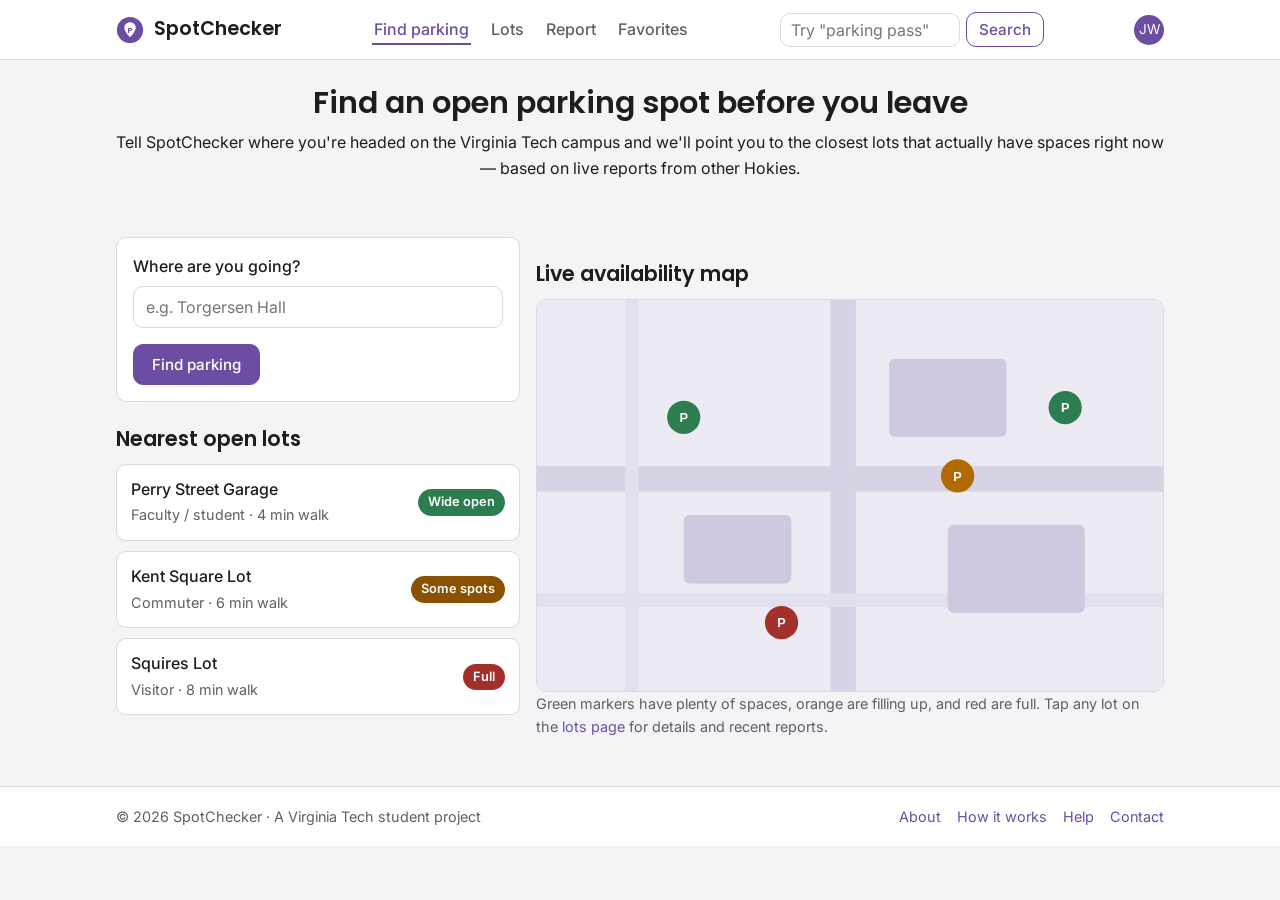
<file: cs5774/project3/index.html>
<!DOCTYPE html>
<html lang="en">
<head>
  <meta charset="UTF-8">
  <meta name="viewport" content="width=device-width, initial-scale=1.0">
  <title>SpotChecker — Find campus parking</title>
  <!-- Two font families loaded from Google Fonts: Poppins (headings) + Inter (body) -->
  <link rel="preconnect" href="https://fonts.googleapis.com">
  <link rel="preconnect" href="https://fonts.gstatic.com" crossorigin>
  <link href="https://fonts.googleapis.com/css2?family=Inter:wght@400;500;600&family=Poppins:wght@500;600&display=swap" rel="stylesheet">
  <link rel="stylesheet" href="styles.css">
</head>
<body>

  <!-- ===== Shared header + primary navigation ===== -->
  <header class="site-header">
    <div class="container">
      <a class="brand" href="index.html">
        <img src="images/logo.svg" alt="SpotChecker logo">
        SpotChecker
      </a>
      <nav class="main-nav" aria-label="Primary">
        <ul>
          <li><a href="index.html" class="active">Find parking</a></li>
          <li><a href="list.html">Lots</a></li>
          <li><a href="report.html">Report</a></li>
          <li><a href="detail.html">Favorites</a></li>
        </ul>
      </nav>
      <form class="header-search" action="search.html" method="get" role="search">
        <label class="sr-only" for="site-search">Search SpotChecker</label>
        <input type="text" id="site-search" name="q" placeholder='Try "parking pass"'>
        <button type="submit" class="btn">Search</button>
      </form>
      <span class="account-dot" role="img" aria-label="Your account">JW</span>
    </div>
  </header>

  <!-- ===== Main content ===== -->
  <main class="container">
    <section class="hero">
      <h1>Find an open parking spot before you leave</h1>
      <p>Tell SpotChecker where you're headed on the Virginia Tech campus and we'll
         point you to the closest lots that actually have spaces right now — based on
         live reports from other Hokies.</p>
    </section>

    <div class="page-grid">
      <!-- Sidebar: destination search + nearest lots -->
      <div class="sidebar">
        <form class="search-box card" action="results.html" method="get">
          <div class="field">
            <label for="destination">Where are you going?</label>
            <input type="search" id="destination" name="destination"
                   placeholder="e.g. Torgersen Hall">
          </div>
          <button type="submit" class="btn btn-primary">Find parking</button>
        </form>

        <h2>Nearest open lots</h2>
        <ul class="lot-list">
          <li>
            <span>
              <span class="lot-name">Perry Street Garage</span><br>
              <span class="lot-meta">Faculty / student · 4 min walk</span>
            </span>
            <span class="pill open">Wide open</span>
          </li>
          <li>
            <span>
              <span class="lot-name">Kent Square Lot</span><br>
              <span class="lot-meta">Commuter · 6 min walk</span>
            </span>
            <span class="pill some">Some spots</span>
          </li>
          <li>
            <span>
              <span class="lot-name">Squires Lot</span><br>
              <span class="lot-meta">Visitor · 8 min walk</span>
            </span>
            <span class="pill full">Full</span>
          </li>
        </ul>
      </div>

      <!-- Main panel: live map -->
      <div class="main-panel">
        <h2>Live availability map</h2>
        <div class="map">
          <img src="images/map.svg" alt="Campus map showing four parking lots colored
               green for open, orange for some spots, and red for full">
        </div>
        <p class="lot-meta">Green markers have plenty of spaces, orange are filling up,
           and red are full. Tap any lot on the <a href="list.html">lots page</a> for
           details and recent reports.</p>
      </div>
    </div>
  </main>

  <!-- ===== Shared footer ===== -->
  <footer class="site-footer">
    <div class="container">
      <span>© 2026 SpotChecker · A Virginia Tech student project</span>
      <ul>
        <li><a href="index.html">About</a></li>
        <li><a href="index.html">How it works</a></li>
        <li><a href="index.html">Help</a></li>
        <li><a href="index.html">Contact</a></li>
      </ul>
    </div>
  </footer>

  <!-- jQuery (local copy) loaded first, then our own script -->
  <script src="js/jquery.min.js"></script>
  <script src="js/script.js"></script>
</body>
</html>
</file>
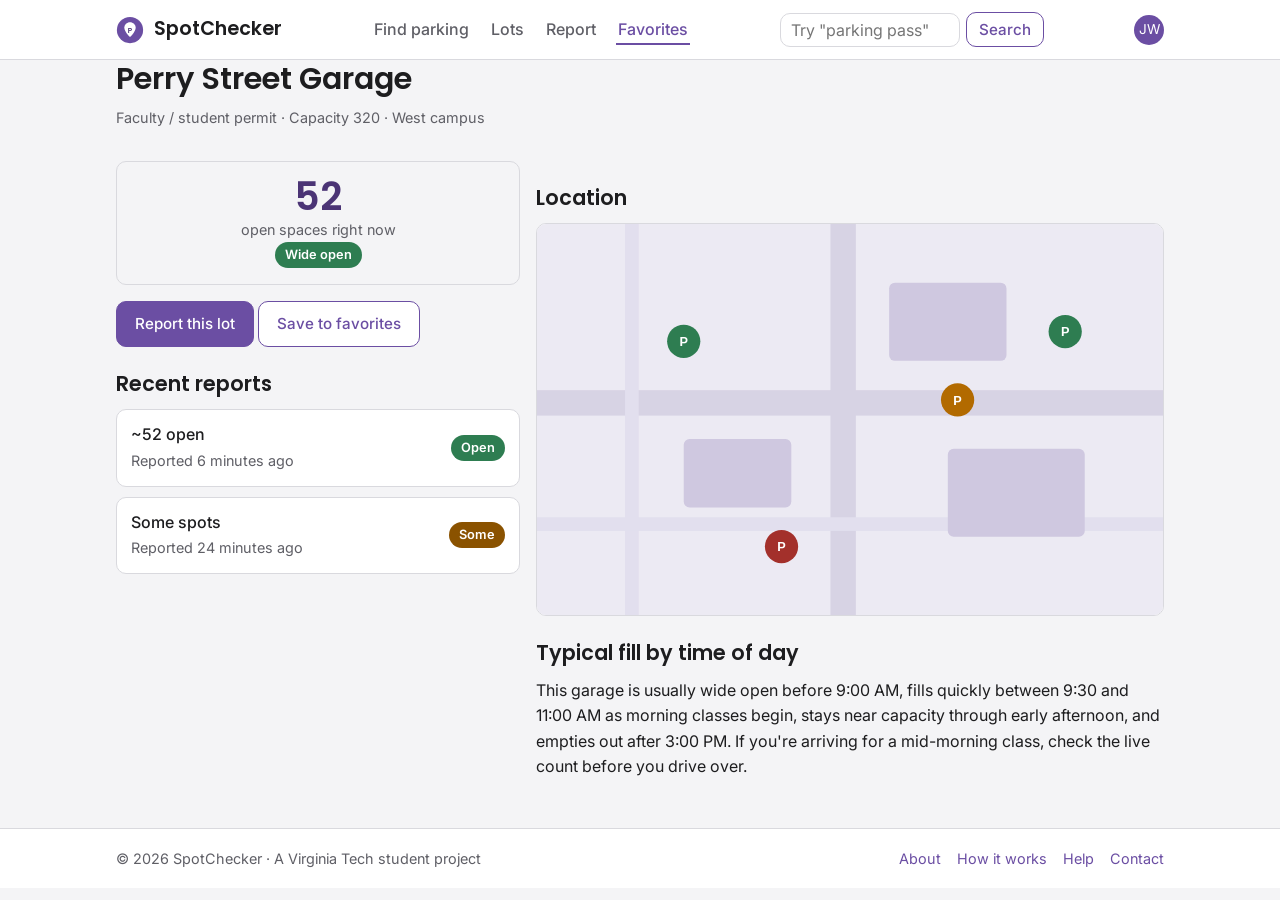
<file: cs5774/project3/detail.html>
<!DOCTYPE html>
<html lang="en">
<head>
  <meta charset="UTF-8">
  <meta name="viewport" content="width=device-width, initial-scale=1.0">
  <title>SpotChecker — Perry Street Garage</title>
  <link rel="preconnect" href="https://fonts.googleapis.com">
  <link rel="preconnect" href="https://fonts.gstatic.com" crossorigin>
  <link href="https://fonts.googleapis.com/css2?family=Inter:wght@400;500;600&family=Poppins:wght@500;600&display=swap" rel="stylesheet">
  <link rel="stylesheet" href="styles.css">
</head>
<body>

  <header class="site-header">
    <div class="container">
      <a class="brand" href="index.html">
        <img src="images/logo.svg" alt="SpotChecker logo">
        SpotChecker
      </a>
      <nav class="main-nav" aria-label="Primary">
        <ul>
          <li><a href="index.html">Find parking</a></li>
          <li><a href="list.html">Lots</a></li>
          <li><a href="report.html">Report</a></li>
          <li><a href="detail.html" class="active">Favorites</a></li>
        </ul>
      </nav>
      <form class="header-search" action="search.html" method="get" role="search">
        <label class="sr-only" for="site-search">Search SpotChecker</label>
        <input type="text" id="site-search" name="q" placeholder='Try "parking pass"'>
        <button type="submit" class="btn">Search</button>
      </form>
      <span class="account-dot" role="img" aria-label="Your account">JW</span>
    </div>
  </header>

  <main class="container">
    <h1>Perry Street Garage</h1>
    <p class="lot-meta">Faculty / student permit · Capacity 320 · West campus</p>

    <div class="page-grid">
      <!-- Sidebar: live count, actions, recent reports -->
      <div class="sidebar">
        <div class="count-box">
          <span class="count">52</span>
          <div class="lot-meta">open spaces right now</div>
          <span class="pill open">Wide open</span>
        </div>

        <p style="margin-top:16px;">
          <!-- inline style justified: one-off top spacing unique to this button pair -->
          <a href="report.html" class="btn btn-primary">Report this lot</a>
          <a href="detail.html" class="btn">Save to favorites</a>
        </p>

        <h2>Recent reports</h2>
        <ul class="lot-list">
          <li>
            <span><span class="lot-name">~52 open</span><br>
            <span class="lot-meta">Reported 6 minutes ago</span></span>
            <span class="pill open">Open</span>
          </li>
          <li>
            <span><span class="lot-name">Some spots</span><br>
            <span class="lot-meta">Reported 24 minutes ago</span></span>
            <span class="pill some">Some</span>
          </li>
        </ul>
      </div>

      <!-- Main panel: location map + typical fill -->
      <div class="main-panel">
        <h2>Location</h2>
        <div class="map">
          <img src="images/map.svg" alt="Map showing Perry Street Garage marked in green
               near the west side of the Virginia Tech campus">
        </div>

        <h2>Typical fill by time of day</h2>
        <p>This garage is usually wide open before 9:00 AM, fills quickly between 9:30 and
           11:00 AM as morning classes begin, stays near capacity through early afternoon,
           and empties out after 3:00 PM. If you're arriving for a mid-morning class,
           check the live count before you drive over.</p>
      </div>
    </div>
  </main>

  <footer class="site-footer">
    <div class="container">
      <span>© 2026 SpotChecker · A Virginia Tech student project</span>
      <ul>
        <li><a href="index.html">About</a></li>
        <li><a href="index.html">How it works</a></li>
        <li><a href="index.html">Help</a></li>
        <li><a href="index.html">Contact</a></li>
      </ul>
    </div>
  </footer>

  <!-- jQuery (local copy) loaded first, then our own script -->
  <script src="js/jquery.min.js"></script>
  <script src="js/script.js"></script>
</body>
</html>
</file>
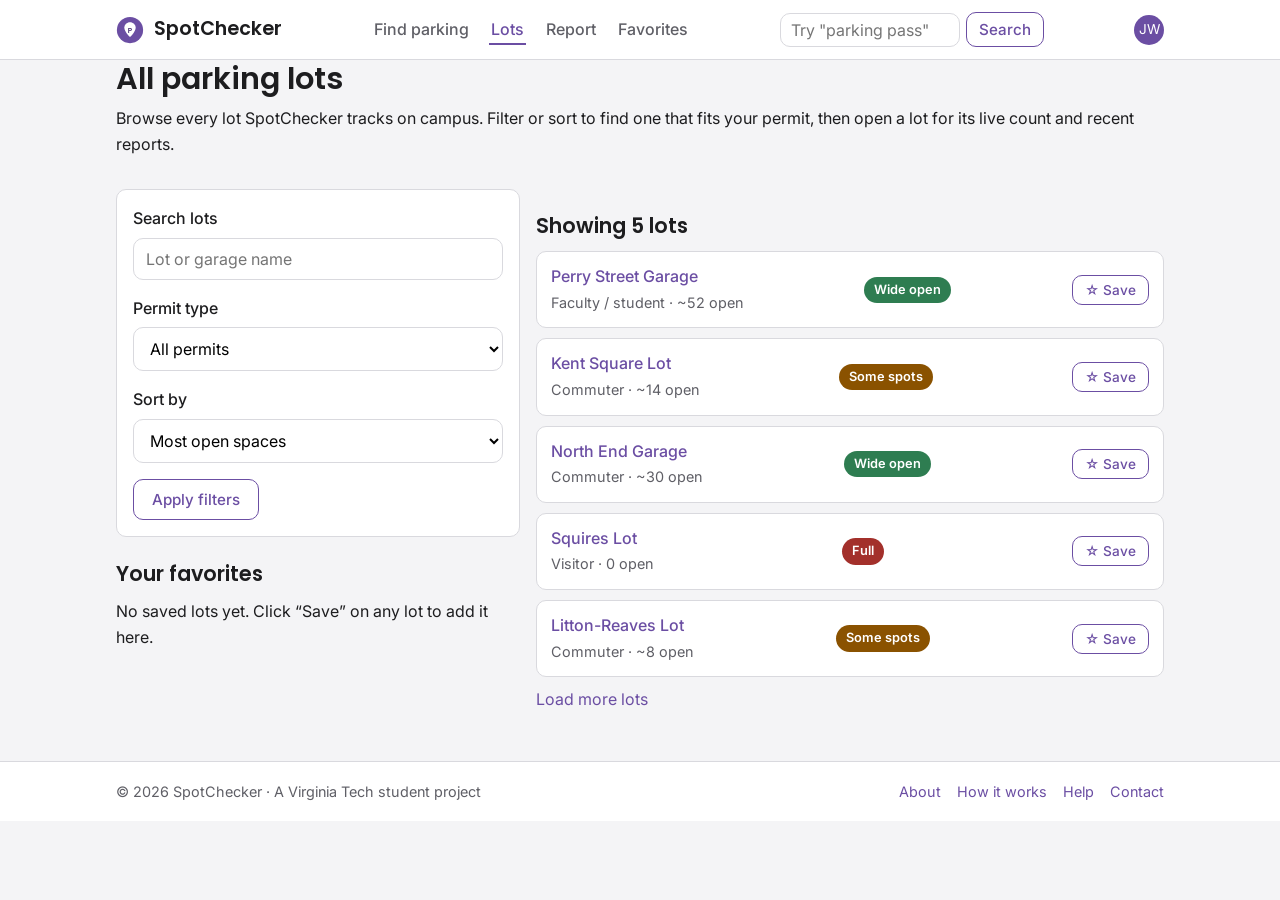
<file: cs5774/project3/list.html>
<!DOCTYPE html>
<html lang="en">
<head>
  <meta charset="UTF-8">
  <meta name="viewport" content="width=device-width, initial-scale=1.0">
  <title>SpotChecker — All parking lots</title>
  <link rel="preconnect" href="https://fonts.googleapis.com">
  <link rel="preconnect" href="https://fonts.gstatic.com" crossorigin>
  <link href="https://fonts.googleapis.com/css2?family=Inter:wght@400;500;600&family=Poppins:wght@500;600&display=swap" rel="stylesheet">
  <link rel="stylesheet" href="styles.css">
</head>
<body>

  <header class="site-header">
    <div class="container">
      <a class="brand" href="index.html">
        <img src="images/logo.svg" alt="SpotChecker logo">
        SpotChecker
      </a>
      <nav class="main-nav" aria-label="Primary">
        <ul>
          <li><a href="index.html">Find parking</a></li>
          <li><a href="list.html" class="active">Lots</a></li>
          <li><a href="report.html">Report</a></li>
          <li><a href="detail.html">Favorites</a></li>
        </ul>
      </nav>
      <form class="header-search" action="search.html" method="get" role="search">
        <label class="sr-only" for="site-search">Search SpotChecker</label>
        <input type="text" id="site-search" name="q" placeholder='Try "parking pass"'>
        <button type="submit" class="btn">Search</button>
      </form>
      <span class="account-dot" role="img" aria-label="Your account">JW</span>
    </div>
  </header>

  <main class="container">
    <h1>All parking lots</h1>
    <p>Browse every lot SpotChecker tracks on campus. Filter or sort to find one that
       fits your permit, then open a lot for its live count and recent reports.</p>

    <div class="page-grid">
      <!-- Sidebar: search + filters + the list -->
      <div class="sidebar">
        <form class="search-box card" action="list.html" method="get">
          <div class="field">
            <label for="lot-search">Search lots</label>
            <input type="search" id="lot-search" name="q" placeholder="Lot or garage name">
          </div>
          <div class="field">
            <label for="permit">Permit type</label>
            <select id="permit" name="permit">
              <option value="all">All permits</option>
              <option value="commuter">Commuter</option>
              <option value="faculty">Faculty / staff</option>
              <option value="visitor">Visitor</option>
            </select>
          </div>
          <div class="field">
            <label for="sort">Sort by</label>
            <select id="sort" name="sort">
              <option value="open">Most open spaces</option>
              <option value="near">Nearest to me</option>
            </select>
          </div>
          <button type="submit" class="btn">Apply filters</button>
        </form>

        <section id="favorites">
          <h2>Your favorites</h2>
          <p id="fav-empty">No saved lots yet. Click &ldquo;Save&rdquo; on any lot to add it here.</p>
          <ul id="fav-list" class="lot-list"></ul>
        </section>
      </div>

      <!-- Main panel: full lot list -->
      <div class="main-panel">
        <h2>Showing 5 lots</h2>
        <ul class="lot-list" id="all-lots">
          <li>
            <span>
              <span class="lot-name"><a href="detail.html">Perry Street Garage</a></span><br>
              <span class="lot-meta">Faculty / student · ~52 open</span>
            </span>
            <span class="pill open">Wide open</span>
            <button class="save-btn" type="button">☆ Save</button>
          </li>
          <li>
            <span>
              <span class="lot-name"><a href="detail.html">Kent Square Lot</a></span><br>
              <span class="lot-meta">Commuter · ~14 open</span>
            </span>
            <span class="pill some">Some spots</span>
            <button class="save-btn" type="button">☆ Save</button>
          </li>
          <li>
            <span>
              <span class="lot-name"><a href="detail.html">North End Garage</a></span><br>
              <span class="lot-meta">Commuter · ~30 open</span>
            </span>
            <span class="pill open">Wide open</span>
            <button class="save-btn" type="button">☆ Save</button>
          </li>
          <li>
            <span>
              <span class="lot-name"><a href="detail.html">Squires Lot</a></span><br>
              <span class="lot-meta">Visitor · 0 open</span>
            </span>
            <span class="pill full">Full</span>
            <button class="save-btn" type="button">☆ Save</button>
          </li>
          <li>
            <span>
              <span class="lot-name"><a href="detail.html">Litton-Reaves Lot</a></span><br>
              <span class="lot-meta">Commuter · ~8 open</span>
            </span>
            <span class="pill some">Some spots</span>
            <button class="save-btn" type="button">☆ Save</button>
          </li>
        </ul>
        <p><a href="list.html">Load more lots</a></p>
      </div>
    </div>
  </main>

  <footer class="site-footer">
    <div class="container">
      <span>© 2026 SpotChecker · A Virginia Tech student project</span>
      <ul>
        <li><a href="index.html">About</a></li>
        <li><a href="index.html">How it works</a></li>
        <li><a href="index.html">Help</a></li>
        <li><a href="index.html">Contact</a></li>
      </ul>
    </div>
  </footer>

  <!-- jQuery (local copy) loaded first, then our own script -->
  <script src="js/jquery.min.js"></script>
  <script src="js/script.js"></script>
</body>
</html>
</file>
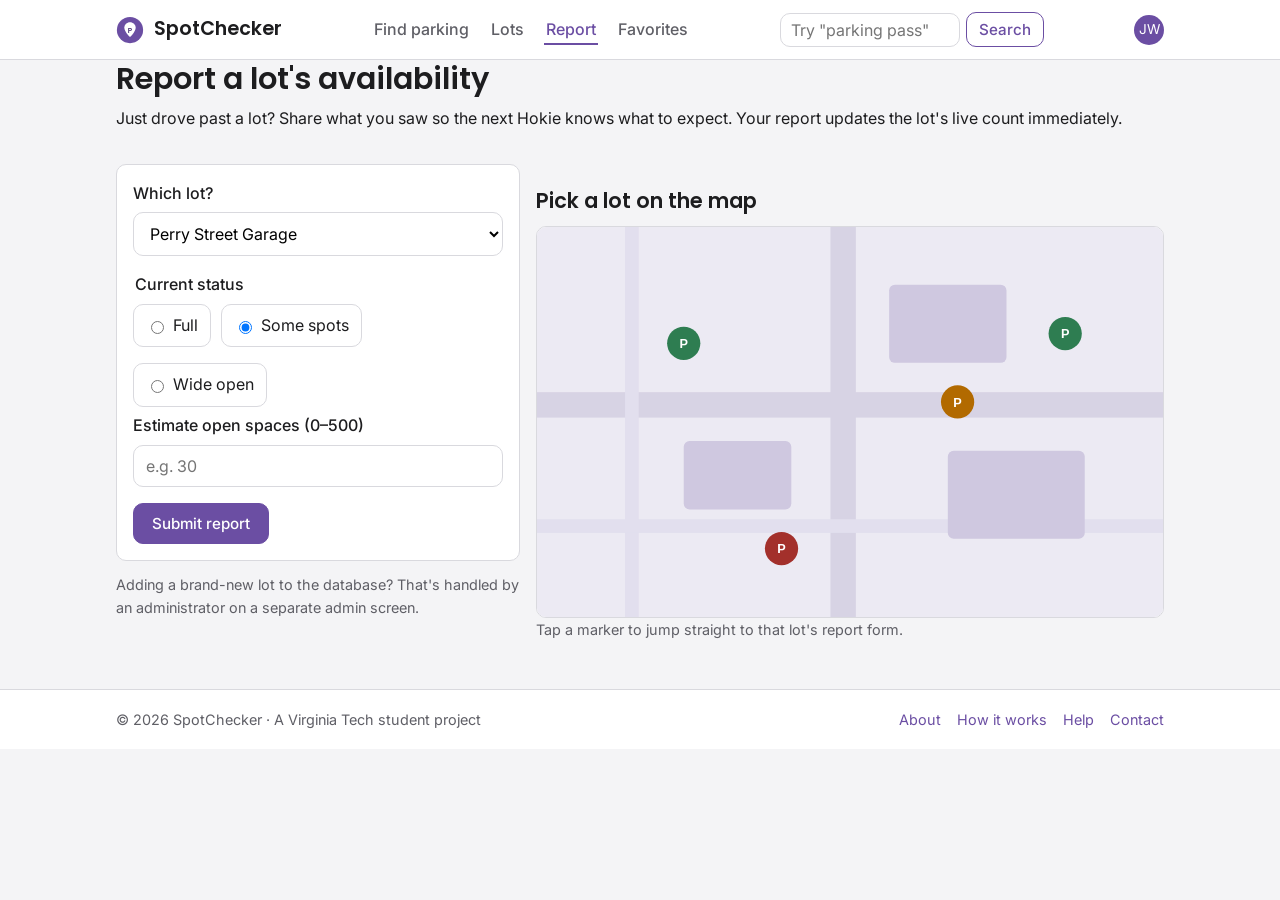
<file: cs5774/project3/report.html>
<!DOCTYPE html>
<html lang="en">
<head>
  <meta charset="UTF-8">
  <meta name="viewport" content="width=device-width, initial-scale=1.0">
  <title>SpotChecker — Report a lot</title>
  <link rel="preconnect" href="https://fonts.googleapis.com">
  <link rel="preconnect" href="https://fonts.gstatic.com" crossorigin>
  <link href="https://fonts.googleapis.com/css2?family=Inter:wght@400;500;600&family=Poppins:wght@500;600&display=swap" rel="stylesheet">
  <link rel="stylesheet" href="styles.css">
</head>
<body>

  <header class="site-header">
    <div class="container">
      <a class="brand" href="index.html">
        <img src="images/logo.svg" alt="SpotChecker logo">
        SpotChecker
      </a>
      <nav class="main-nav" aria-label="Primary">
        <ul>
          <li><a href="index.html">Find parking</a></li>
          <li><a href="list.html">Lots</a></li>
          <li><a href="report.html" class="active">Report</a></li>
          <li><a href="detail.html">Favorites</a></li>
        </ul>
      </nav>
      <form class="header-search" action="search.html" method="get" role="search">
        <label class="sr-only" for="site-search">Search SpotChecker</label>
        <input type="text" id="site-search" name="q" placeholder='Try "parking pass"'>
        <button type="submit" class="btn">Search</button>
      </form>
      <span class="account-dot" role="img" aria-label="Your account">JW</span>
    </div>
  </header>

  <main class="container">
    <h1>Report a lot's availability</h1>
    <p>Just drove past a lot? Share what you saw so the next Hokie knows what to expect.
       Your report updates the lot's live count immediately.</p>

    <div class="page-grid">
      <!-- Sidebar: the report form -->
      <div class="sidebar">
        <form class="card" id="report-form" action="detail.html" method="post">
          <!-- Input 1: select (dropdown) -->
          <div class="field">
            <label for="lot">Which lot?</label>
            <select id="lot" name="lot">
              <option value="perry">Perry Street Garage</option>
              <option value="kent">Kent Square Lot</option>
              <option value="north">North End Garage</option>
              <option value="squires">Squires Lot</option>
              <option value="litton">Litton-Reaves Lot</option>
            </select>
          </div>

          <!-- Input 2: radio buttons for quick status -->
          <fieldset class="field" style="border:0; padding:0; margin:0;">
            <legend style="font-weight:500; margin-bottom:6px;">Current status</legend>
            <div class="radio-row">
              <label><input type="radio" name="status" value="full"> Full</label>
              <label><input type="radio" name="status" value="some" checked> Some spots</label>
              <label><input type="radio" name="status" value="open"> Wide open</label>
            </div>
          </fieldset>

          <!-- Input 3: number, an optional precise estimate -->
          <div class="field">
            <label for="spaces">Estimate open spaces (0&ndash;500)</label>
            <input type="number" id="spaces" name="spaces" min="0" max="500"
                   placeholder="e.g. 30">
          </div>

          <!-- Button -->
          <button type="submit" class="btn btn-primary">Submit report</button>
        </form>

        <p class="lot-meta" style="margin-top:12px;">
          Adding a brand-new lot to the database? That's handled by an
          administrator on a separate admin screen.
        </p>
      </div>

      <!-- Main panel: map for context -->
      <div class="main-panel">
        <h2>Pick a lot on the map</h2>
        <div class="map">
          <img src="images/map.svg" alt="Campus map of parking lots you can choose to
               report on, colored by current availability">
        </div>
        <p class="lot-meta">Tap a marker to jump straight to that lot's report form.</p>
      </div>
    </div>
  </main>

  <footer class="site-footer">
    <div class="container">
      <span>© 2026 SpotChecker · A Virginia Tech student project</span>
      <ul>
        <li><a href="index.html">About</a></li>
        <li><a href="index.html">How it works</a></li>
        <li><a href="index.html">Help</a></li>
        <li><a href="index.html">Contact</a></li>
      </ul>
    </div>
  </footer>

  <!-- jQuery (local copy) loaded first, then our own script -->
  <script src="js/jquery.min.js"></script>
  <script src="js/script.js"></script>
</body>
</html>
</file>
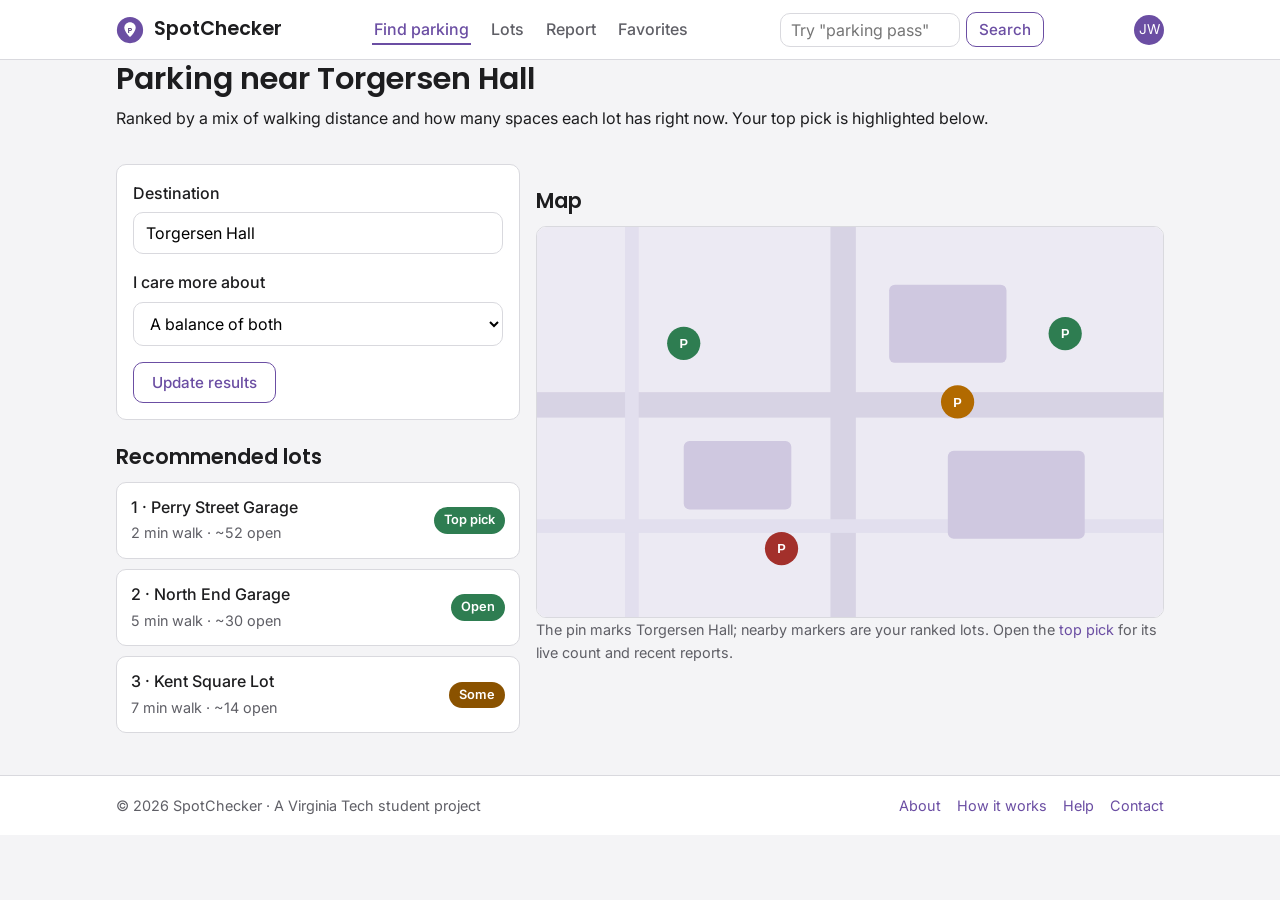
<file: cs5774/project3/results.html>
<!DOCTYPE html>
<html lang="en">
<head>
  <meta charset="UTF-8">
  <meta name="viewport" content="width=device-width, initial-scale=1.0">
  <title>SpotChecker — Parking near Torgersen Hall</title>
  <link rel="preconnect" href="https://fonts.googleapis.com">
  <link rel="preconnect" href="https://fonts.gstatic.com" crossorigin>
  <link href="https://fonts.googleapis.com/css2?family=Inter:wght@400;500;600&family=Poppins:wght@500;600&display=swap" rel="stylesheet">
  <link rel="stylesheet" href="styles.css">
</head>
<body>

  <header class="site-header">
    <div class="container">
      <a class="brand" href="index.html">
        <img src="images/logo.svg" alt="SpotChecker logo">
        SpotChecker
      </a>
      <nav class="main-nav" aria-label="Primary">
        <ul>
          <li><a href="index.html" class="active">Find parking</a></li>
          <li><a href="list.html">Lots</a></li>
          <li><a href="report.html">Report</a></li>
          <li><a href="detail.html">Favorites</a></li>
        </ul>
      </nav>
      <form class="header-search" action="search.html" method="get" role="search">
        <label class="sr-only" for="site-search">Search SpotChecker</label>
        <input type="text" id="site-search" name="q" placeholder='Try "parking pass"'>
        <button type="submit" class="btn">Search</button>
      </form>
      <span class="account-dot" role="img" aria-label="Your account">JW</span>
    </div>
  </header>

  <!-- This page is the ALTERNATE STATE of the home page: after the user
       submits a destination, the generic landing view is replaced by a
       ranked list of recommended lots and a destination-centered map. -->
  <main class="container">
    <h1>Parking near Torgersen Hall</h1>
    <p>Ranked by a mix of walking distance and how many spaces each lot has right now.
       Your top pick is highlighted below.</p>

    <div class="page-grid">
      <!-- Sidebar: filled destination + ranked recommendations + preference -->
      <div class="sidebar">
        <form class="search-box card" action="results.html" method="get">
          <div class="field">
            <label for="destination">Destination</label>
            <input type="search" id="destination" name="destination" value="Torgersen Hall">
          </div>
          <div class="field">
            <label for="priority">I care more about</label>
            <select id="priority" name="priority">
              <option value="balanced">A balance of both</option>
              <option value="closer">Getting closer</option>
              <option value="emptier">Finding an emptier lot</option>
            </select>
          </div>
          <button type="submit" class="btn">Update results</button>
        </form>

        <h2>Recommended lots</h2>
        <ul class="lot-list">
          <li class="rec-top">
            <span>
              <span class="lot-name">1 · Perry Street Garage</span><br>
              <span class="lot-meta">2 min walk · ~52 open</span>
            </span>
            <span class="pill open">Top pick</span>
          </li>
          <li>
            <span>
              <span class="lot-name">2 · North End Garage</span><br>
              <span class="lot-meta">5 min walk · ~30 open</span>
            </span>
            <span class="pill open">Open</span>
          </li>
          <li>
            <span>
              <span class="lot-name">3 · Kent Square Lot</span><br>
              <span class="lot-meta">7 min walk · ~14 open</span>
            </span>
            <span class="pill some">Some</span>
          </li>
        </ul>
      </div>

      <!-- Main panel: map centered on destination -->
      <div class="main-panel">
        <h2>Map</h2>
        <div class="map">
          <img src="images/map.svg" alt="Map centered on Torgersen Hall with the three
               recommended parking lots marked around it">
        </div>
        <p class="lot-meta">The pin marks Torgersen Hall; nearby markers are your ranked
           lots. Open the <a href="detail.html">top pick</a> for its live count and
           recent reports.</p>
      </div>
    </div>
  </main>

  <footer class="site-footer">
    <div class="container">
      <span>© 2026 SpotChecker · A Virginia Tech student project</span>
      <ul>
        <li><a href="index.html">About</a></li>
        <li><a href="index.html">How it works</a></li>
        <li><a href="index.html">Help</a></li>
        <li><a href="index.html">Contact</a></li>
      </ul>
    </div>
  </footer>

  <!-- jQuery (local copy) loaded first, then our own script -->
  <script src="js/jquery.min.js"></script>
  <script src="js/script.js"></script>
</body>
</html>
</file>
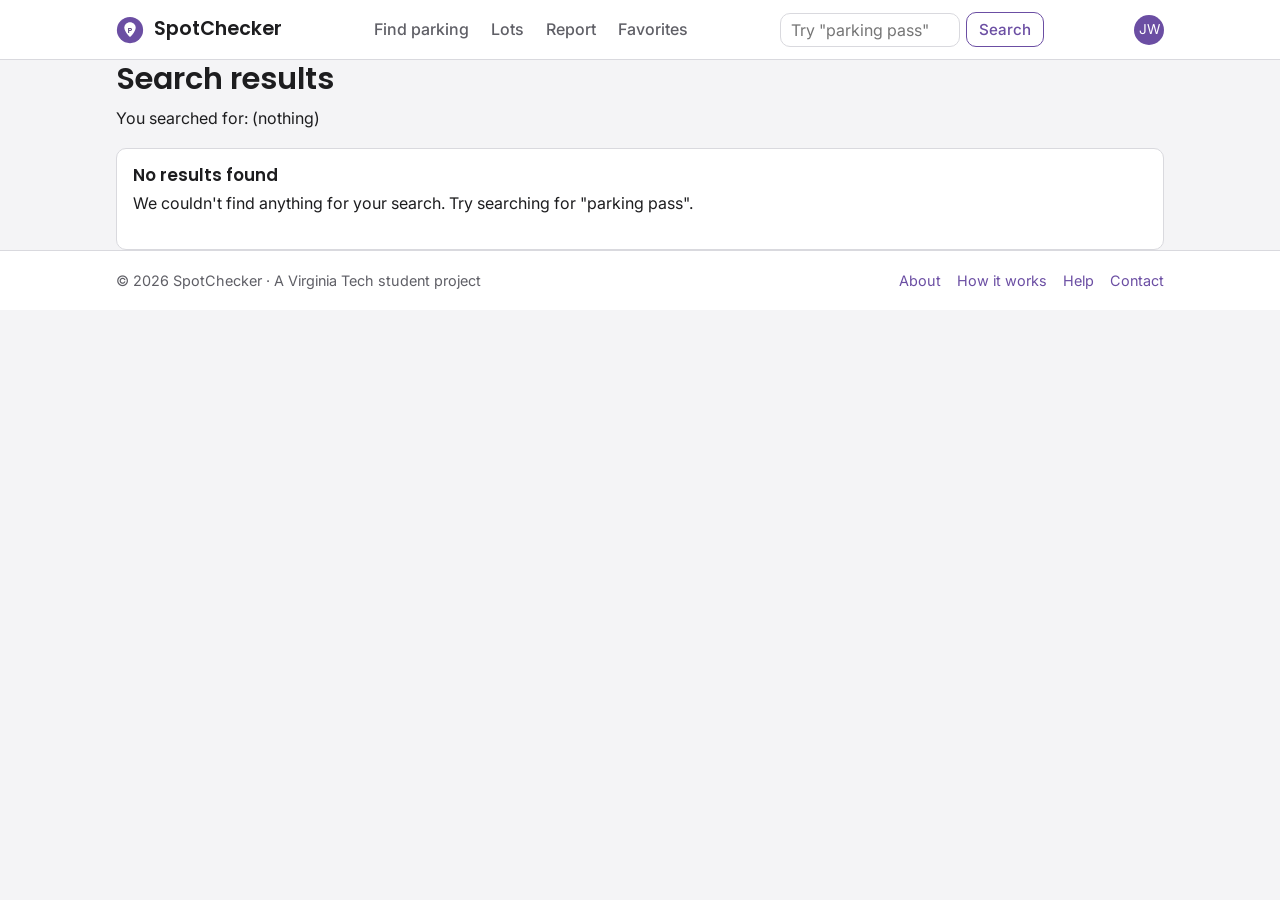
<file: cs5774/project3/search.html>
<!DOCTYPE html>
<html lang="en">
<head>
  <meta charset="UTF-8">
  <meta name="viewport" content="width=device-width, initial-scale=1.0">
  <title>SpotChecker — Search results</title>
  <link rel="preconnect" href="https://fonts.googleapis.com">
  <link rel="preconnect" href="https://fonts.gstatic.com" crossorigin>
  <link href="https://fonts.googleapis.com/css2?family=Inter:wght@400;500;600&family=Poppins:wght@500;600&display=swap" rel="stylesheet">
  <link rel="stylesheet" href="styles.css">
</head>
<body>

  <header class="site-header">
    <div class="container">
      <a class="brand" href="index.html">
        <img src="images/logo.svg" alt="SpotChecker logo">
        SpotChecker
      </a>
      <nav class="main-nav" aria-label="Primary">
        <ul>
          <li><a href="index.html">Find parking</a></li>
          <li><a href="list.html">Lots</a></li>
          <li><a href="report.html">Report</a></li>
          <li><a href="detail.html">Favorites</a></li>
        </ul>
      </nav>
      <form class="header-search" action="search.html" method="get" role="search">
        <label class="sr-only" for="site-search">Search SpotChecker</label>
        <input type="text" id="site-search" name="q" placeholder='Try "parking pass"'>
        <button type="submit" class="btn">Search</button>
      </form>
      <span class="account-dot" role="img" aria-label="Your account">JW</span>
    </div>
  </header>

  <main class="container">
    <h1>Search results</h1>
    <!-- JavaScript fills in the search term and the results below -->
    <p>You searched for: <span id="search-query">(nothing)</span></p>

    <!-- script.js appends either simulated result cards or a
         friendly "no results" message into this container. -->
    <div id="search-results"></div>
  </main>

  <footer class="site-footer">
    <div class="container">
      <span>© 2026 SpotChecker · A Virginia Tech student project</span>
      <ul>
        <li><a href="index.html">About</a></li>
        <li><a href="index.html">How it works</a></li>
        <li><a href="index.html">Help</a></li>
        <li><a href="index.html">Contact</a></li>
      </ul>
    </div>
  </footer>

  <!-- jQuery (local copy) loaded first, then our own script -->
  <script src="js/jquery.min.js"></script>
  <script src="js/script.js"></script>
</body>
</html>
</file>
<file: cs5774/project3/styles.css>
/* ============================================================
   SpotChecker — shared stylesheet
   Author: Jasmine Walker
   Project 2: Content and Presentation

   This single stylesheet is linked from all five HTML pages so
   that presentation lives in one place, separate from content.

   Sections:
     1. Design tokens (CSS custom properties)
     2. Base / inherited typography
     3. Layout primitives (box model, flexbox)
     4. Header + navigation
     5. Buttons and forms
     6. Cards, lists, and page-specific pieces
     7. Footer
     8. Responsive rules (media queries for < 768px)

   Fonts: two families are loaded from Google Fonts in each HTML
   <head> — "Poppins" (headings) and "Inter" (body text).
   ============================================================ */


/* ---------- 1. Design tokens --------------------------------
   Custom properties defined on :root are INHERITED by every
   element, so a single change here cascades site-wide. */
:root {
  --color-ink: #1d1d1f;        /* primary text */
  --color-muted: #5f5f66;      /* secondary text */
  --color-line: #d9d9de;       /* hairline borders */
  --color-surface: #ffffff;    /* cards / panels */
  --color-bg: #f4f4f6;         /* page background */
  --color-accent: #6b4ea3;     /* Hokie-adjacent purple accent */
  --color-accent-dark: #4b3475;
  --color-open: #2e7d51;       /* "wide open" status */
  --color-some: #8a5200;       /* "some spots" status — darkened for WCAG AA contrast with white text */
  --color-full: #a3302b;       /* "full" status */

  --font-head: "Poppins", "Segoe UI", sans-serif;
  --font-body: "Inter", "Segoe UI", Arial, sans-serif;

  --space: 16px;               /* base spacing unit */
  --radius: 10px;
  --maxw: 1080px;              /* content max width */
}


/* ---------- 2. Base / inherited typography ------------------
   The universal selector applies a consistent box model so that
   padding and borders never expand an element's declared width. */
* {
  box-sizing: border-box;
}

body {
  margin: 0;
  /* font-family set here is INHERITED by headings, paragraphs,
     inputs, etc. unless a more specific rule overrides it. */
  font-family: var(--font-body);
  font-size: 16px;
  line-height: 1.6;
  color: var(--color-ink);
  background: var(--color-bg);
}

/* Element (type) selectors give unique styles to headings. */
h1, h2, h3 {
  font-family: var(--font-head);
  font-weight: 600;
  line-height: 1.25;
  color: var(--color-ink);
}

h1 { font-size: 1.9rem; margin: 0 0 0.5rem; }
h2 { font-size: 1.3rem; margin: 1.5rem 0 0.75rem; }
h3 { font-size: 1.05rem; margin: 0 0 0.35rem; }

p { margin: 0 0 1rem; }

a {
  color: var(--color-accent);
  text-decoration: none;
}
/* Pseudo-class selector for keyboard + mouse focus/hover. */
a:hover,
a:focus {
  text-decoration: underline;
}


/* ---------- 3. Layout primitives ----------------------------
   .container centers content and caps its width. It uses a
   fluid width (100%) with a max, one part of responsive design. */
.container {
  width: 100%;
  max-width: var(--maxw);
  margin: 0 auto;
  padding: 0 var(--space);
}

/* .page-grid is the sidebar + map two-column layout from the
   wireframes, built with flexbox. It wraps on narrow screens. */
.page-grid {
  display: flex;
  flex-wrap: wrap;
  gap: var(--space);
  padding: var(--space) 0 calc(var(--space) * 2);
}

.sidebar {
  flex: 1 1 300px;   /* grow, shrink, ideal basis — fluid column */
  min-width: 0;
}

.main-panel {
  flex: 2 1 420px;   /* takes about twice the sidebar's width */
  min-width: 0;
}


/* ---------- 4. Header + navigation --------------------------- */
.site-header {
  background: var(--color-surface);
  border-bottom: 1px solid var(--color-line);
}

.site-header .container {
  display: flex;
  align-items: center;
  justify-content: space-between;
  padding-top: 12px;
  padding-bottom: 12px;
}

.brand {
  display: flex;
  align-items: center;
  gap: 10px;
  font-family: var(--font-head);
  font-weight: 600;
  font-size: 1.2rem;
  color: var(--color-ink);
}

.brand img {
  width: 28px;
  height: 28px;
}

/* Primary navigation menu. Descendant selector (.main-nav a)
   targets only links inside the nav. */
.main-nav ul {
  list-style: none;
  display: flex;
  flex-wrap: wrap;
  gap: 18px;
  margin: 0;
  padding: 0;
}

.main-nav a {
  color: var(--color-muted);
  font-weight: 500;
  padding: 4px 2px;
}

/* Chained/compound selector: a nav link that also has the
   .active class gets the accent treatment. */
.main-nav a.active {
  color: var(--color-accent);
  border-bottom: 2px solid var(--color-accent);
}

.account-dot {
  width: 30px;
  height: 30px;
  border-radius: 50%;
  background: var(--color-accent);
  color: #fff;
  display: inline-flex;
  align-items: center;
  justify-content: center;
  font-size: 0.85rem;
}


/* ---------- 5. Buttons and forms ---------------------------- */
.btn {
  display: inline-block;
  font-family: var(--font-body);
  font-size: 0.95rem;
  font-weight: 500;
  padding: 10px 18px;
  border-radius: var(--radius);
  border: 1px solid var(--color-accent);
  background: var(--color-surface);
  color: var(--color-accent);
  cursor: pointer;
}

/* .btn.btn-primary — override of the base button via a chained
   class, demonstrating specificity/overrides. */
.btn.btn-primary {
  background: var(--color-accent);
  color: #fff;
}

.btn.btn-primary:hover,
.btn.btn-primary:focus {
  background: var(--color-accent-dark);
}

.btn:focus-visible {
  outline: 3px solid var(--color-accent-dark);
  outline-offset: 2px;
}

/* Form controls */
.field {
  margin-bottom: var(--space);
}

.field label {
  display: block;
  font-weight: 500;
  margin-bottom: 6px;
}

input[type="text"],
input[type="search"],
input[type="number"],
select,
textarea {
  width: 100%;
  font-family: var(--font-body);
  font-size: 1rem;
  padding: 10px 12px;
  border: 1px solid var(--color-line);
  border-radius: var(--radius);
  background: var(--color-surface);
}

input:focus,
select:focus,
textarea:focus {
  outline: 3px solid var(--color-accent);
  outline-offset: 1px;
  border-color: var(--color-accent);
}

/* Radio group laid out inline with flex. */
.radio-row {
  display: flex;
  flex-wrap: wrap;
  gap: 10px;
}

.radio-row label {
  display: flex;
  align-items: center;
  gap: 6px;
  font-weight: 400;
  border: 1px solid var(--color-line);
  border-radius: var(--radius);
  padding: 8px 12px;
}


/* ---------- 6. Cards, lists, page pieces -------------------- */
.card {
  background: var(--color-surface);
  border: 1px solid var(--color-line);
  border-radius: var(--radius);
  padding: var(--space);
}

.card + .card {
  margin-top: 12px;   /* adjacent-sibling selector for spacing */
}

.search-box {
  margin-bottom: var(--space);
}

/* Map placeholder — flexible media: a fluid box with an aspect
   ratio, holding an SVG that scales to fill it. */
.map {
  width: 100%;
  aspect-ratio: 16 / 10;
  background: var(--color-surface);
  border: 1px solid var(--color-line);
  border-radius: var(--radius);
  overflow: hidden;
}

.map img {
  display: block;
  width: 100%;
  height: 100%;
  object-fit: cover;
}

/* Lot list rows */
.lot-list {
  list-style: none;
  margin: 0;
  padding: 0;
}

.lot-list li {
  border: 1px solid var(--color-line);
  border-radius: var(--radius);
  background: var(--color-surface);
  padding: 12px 14px;
  margin-bottom: 10px;
  display: flex;
  align-items: center;
  justify-content: space-between;
  gap: 10px;
}

.lot-name { font-weight: 500; }
.lot-meta { color: var(--color-muted); font-size: 0.9rem; }

/* Status pills — colored by availability. Each modifier class
   overrides the base .pill background. */
.pill {
  display: inline-block;
  font-size: 0.8rem;
  font-weight: 600;
  padding: 3px 10px;
  border-radius: 999px;
  color: #fff;
  white-space: nowrap;
}
.pill.open { background: var(--color-open); }
.pill.some { background: var(--color-some); }
.pill.full { background: var(--color-full); }

/* Big open-space count on the detail page */
.count-box {
  text-align: center;
  padding: var(--space);
  border: 1px solid var(--color-line);
  border-radius: var(--radius);
  background: var(--color-bg);
}
.count-box .count {
  font-family: var(--font-head);
  font-size: 2.4rem;
  font-weight: 600;
  color: var(--color-accent-dark);
  line-height: 1;
}

/* Ranked recommendation on the results page */
.rec-top {
  border: 2px solid var(--color-accent);
}

.hero {
  text-align: center;
  padding: calc(var(--space) * 1.5) 0;
}


/* ---------- 7. Footer --------------------------------------- */
.site-footer {
  background: var(--color-surface);
  border-top: 1px solid var(--color-line);
  color: var(--color-muted);
  font-size: 0.9rem;
}

.site-footer .container {
  display: flex;
  flex-wrap: wrap;
  gap: 16px;
  justify-content: space-between;
  padding-top: 18px;
  padding-bottom: 18px;
}

.site-footer ul {
  list-style: none;
  display: flex;
  flex-wrap: wrap;
  gap: 16px;
  margin: 0;
  padding: 0;
}


/* ---------- 8. Responsive: mobile ( < 768px ) ---------------
   Media query — the second pillar of responsive design. Below
   768px the two-column grid stacks and the nav becomes compact. */
@media (max-width: 768px) {
  h1 { font-size: 1.55rem; }

  /* Stack header contents vertically */
  .site-header .container {
    flex-direction: column;
    align-items: flex-start;
    gap: 10px;
  }

  .main-nav ul {
    gap: 12px;
  }

  /* Sidebar and map stack into one column */
  .sidebar,
  .main-panel {
    flex: 1 1 100%;
  }

  /* On mobile the map is shorter so it doesn't dominate */
  .map {
    aspect-ratio: 4 / 3;
  }

  .site-footer .container {
    flex-direction: column;
    gap: 10px;
  }
}


/* ============================================================
   9. Project 3 additions — search, favorites, validation
   ============================================================ */

/* Visually-hidden label (kept available to screen readers) */
.sr-only {
  position: absolute;
  width: 1px; height: 1px;
  padding: 0; margin: -1px;
  overflow: hidden;
  clip: rect(0 0 0 0);
  white-space: nowrap;
  border: 0;
}

/* Header search form */
.header-search {
  display: flex;
  gap: 6px;
  align-items: center;
}
.header-search input[type="text"] {
  width: 180px;
  height: 34px;
  padding: 6px 10px;
}
.header-search .btn {
  padding: 7px 12px;
}

/* Save-to-favorites button on the lots list */
.save-btn {
  font-family: var(--font-body);
  font-size: 0.85rem;
  font-weight: 500;
  padding: 6px 12px;
  border-radius: var(--radius);
  border: 1px solid var(--color-accent);
  background: var(--color-surface);
  color: var(--color-accent);
  cursor: pointer;
  white-space: nowrap;
}
.save-btn:hover,
.save-btn:focus {
  background: var(--color-bg);
}
.save-btn.saved {
  background: var(--color-open);
  border-color: var(--color-open);
  color: #fff;
  cursor: default;
}

/* Favorites section */
#favorites {
  margin-top: var(--space);
}
#fav-list li {
  display: block;        /* overrides the flex row layout of .lot-list li */
}

/* Form validation states */
.input-error {
  border-color: var(--color-full) !important;
  background: #fdf2f1;
}
.error-msg {
  color: var(--color-full);
  font-size: 0.9rem;
  font-weight: 500;
  margin: 6px 0 0;
}
.success-msg {
  color: var(--color-open);
  font-size: 0.95rem;
  font-weight: 500;
  margin: 12px 0 0;
}

/* Simulated search results */
.search-result + .search-result {
  margin-top: 12px;
}

/* On mobile, let the header search go full width under the nav */
@media (max-width: 768px) {
  .header-search {
    width: 100%;
  }
  .header-search input[type="text"] {
    flex: 1 1 auto;
    width: auto;
  }
}
</file>
